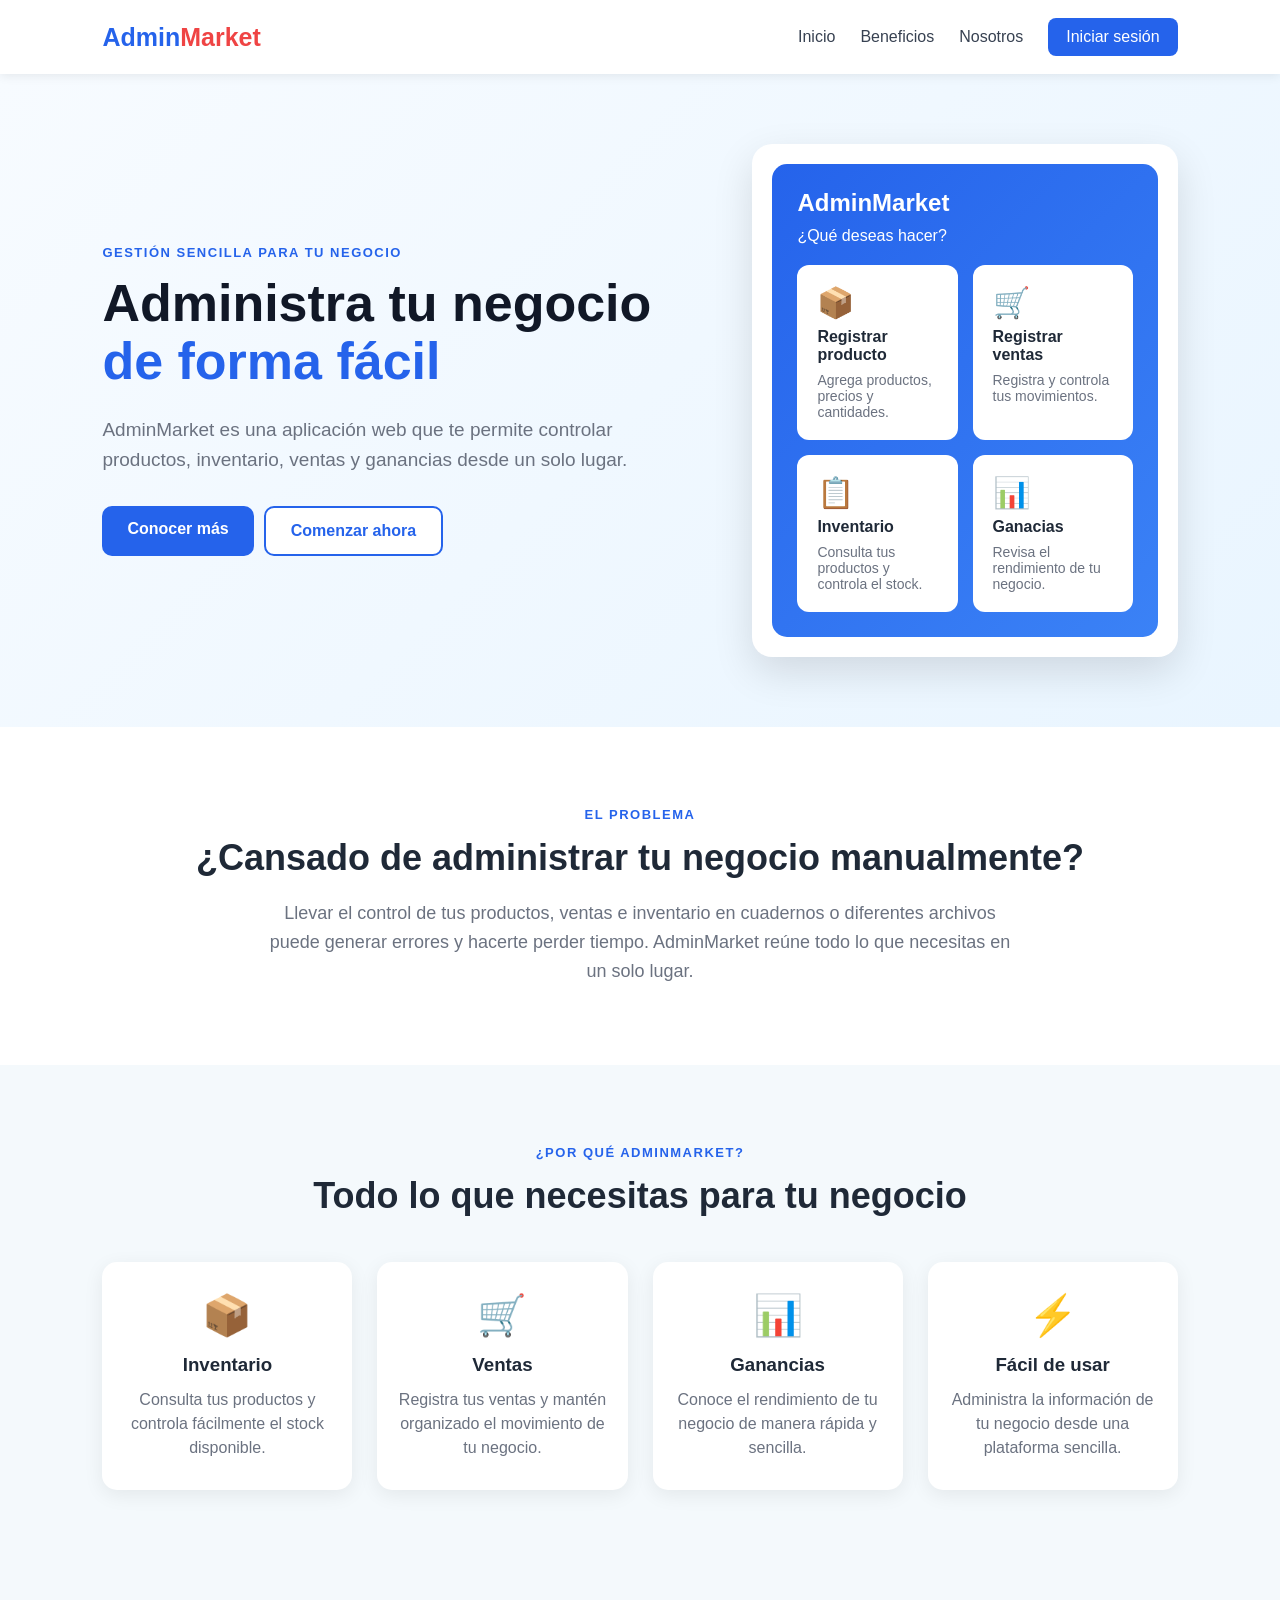
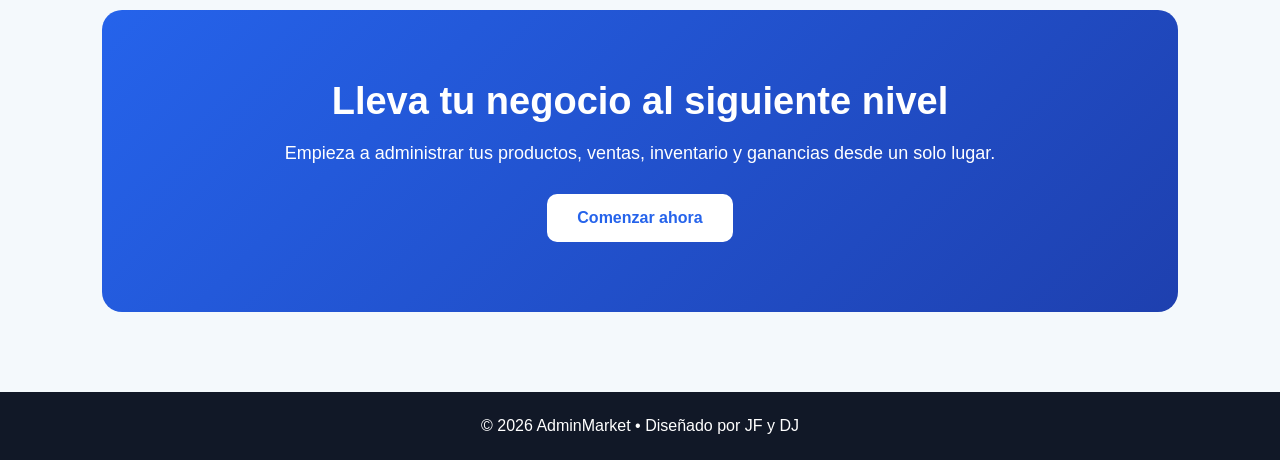
<file: index.html>
<!DOCTYPE html>
<html lang="es">
<head>
    <meta charset="UTF-8">
    <meta name="viewport" content="width=device-width, initial-scale=1.0">

    <title>AdminMarket | Administra tu negocio</title>

    <link rel="stylesheet" href="styles.css">
</head>

<body>

    <header>

        <div class="logo">
            Admin<span>Market</span>
        </div>

        <nav>
            <a href="#inicio">Inicio</a>
            <a href="#beneficios">Beneficios</a>
            <a href="#nosotros">Nosotros</a>
            <a href="./iniciodesesion/index.html" class="btn-login">
                Iniciar sesión
            </a>
        </nav>

        <button class="menu-btn" id="menuBtn">☰</button>

    </header>

    <section class="hero" id="inicio">

        <div class="hero-text">

            <p class="subtitle">
                GESTIÓN SENCILLA PARA TU NEGOCIO
            </p>

            <h1>
                Administra tu negocio
                <span>de forma fácil</span>
            </h1>

            <p>
                AdminMarket es una aplicación web que te permite
                controlar productos, inventario, ventas y ganancias
                desde un solo lugar.
            </p>

            <div class="buttons">

                <a href="#beneficios" class="btn-primary">
                    Conocer más
                </a>

                <a href="./registrar/index.html" class="btn-secondary">
                    Comenzar ahora
                </a>

            </div>

        </div>


        <div class="hero-card">

            <div class="dashboard">

                <h2>AdminMarket</h2>

                <p class="dashboard-title">
                    ¿Qué deseas hacer?
                </p>

                <div class="cards">

                    <div class="card">
                        <div class="icon">📦</div>
                        <h3>Registrar producto</h3>
                        <p>Agrega productos, precios y cantidades.</p>
                    </div>

                    <div class="card">
                        <div class="icon">🛒</div>
                        <h3>Registrar ventas</h3>
                        <p>Registra y controla tus movimientos.</p>
                    </div>

                    <div class="card">
                        <div class="icon">📋</div>
                        <h3>Inventario</h3>
                        <p>Consulta tus productos y controla el stock.</p>
                    </div>

                    <div class="card">
                        <div class="icon">📊</div>
                        <h3>Ganacias</h3>
                        <p>Revisa el rendimiento de tu negocio.</p>
                    </div>

                </div>

            </div>

        </div>

    </section>


    <section class="problem" id="nosotros">

        <p class="subtitle">EL PROBLEMA</p>

        <h2>
            ¿Cansado de administrar tu negocio manualmente?
        </h2>

        <p>
            Llevar el control de tus productos, ventas e inventario
            en cuadernos o diferentes archivos puede generar errores
            y hacerte perder tiempo. AdminMarket reúne todo lo que
            necesitas en un solo lugar.
        </p>

    </section>

    <section class="benefits" id="beneficios">

        <p class="subtitle">¿POR QUÉ ADMINMARKET?</p>

        <h2>
            Todo lo que necesitas para tu negocio
        </h2>

        <div class="benefit-container">

            <div class="benefit">

                <div class="big-icon">📦</div>

                <h3>Inventario</h3>

                <p>
                    Consulta tus productos y controla
                    fácilmente el stock disponible.
                </p>

            </div>


            <div class="benefit">

                <div class="big-icon">🛒</div>

                <h3>Ventas</h3>

                <p>
                    Registra tus ventas y mantén
                    organizado el movimiento de tu negocio.
                </p>

            </div>


            <div class="benefit">

                <div class="big-icon">📊</div>

                <h3>Ganancias</h3>

                <p>
                    Conoce el rendimiento de tu negocio
                    de manera rápida y sencilla.
                </p>

            </div>


            <div class="benefit">

                <div class="big-icon">⚡</div>

                <h3>Fácil de usar</h3>

                <p>
                    Administra la información de tu negocio
                    desde una plataforma sencilla.
                </p>

            </div>

        </div>

    </section>


    <section class="cta">

        <h2>
            Lleva tu negocio al siguiente nivel
        </h2>

        <p>
            Empieza a administrar tus productos, ventas,
            inventario y ganancias desde un solo lugar.
        </p>

        <a href="./registrar/index.html">
            Comenzar ahora
        </a>

    </section>
<footer class="footer-minimal">
    <p>&copy; 2026 AdminMarket &bull; Diseñado por JF y DJ</p>
</footer>


    <script src="index.js"></script>

</body>
</html>
</file>
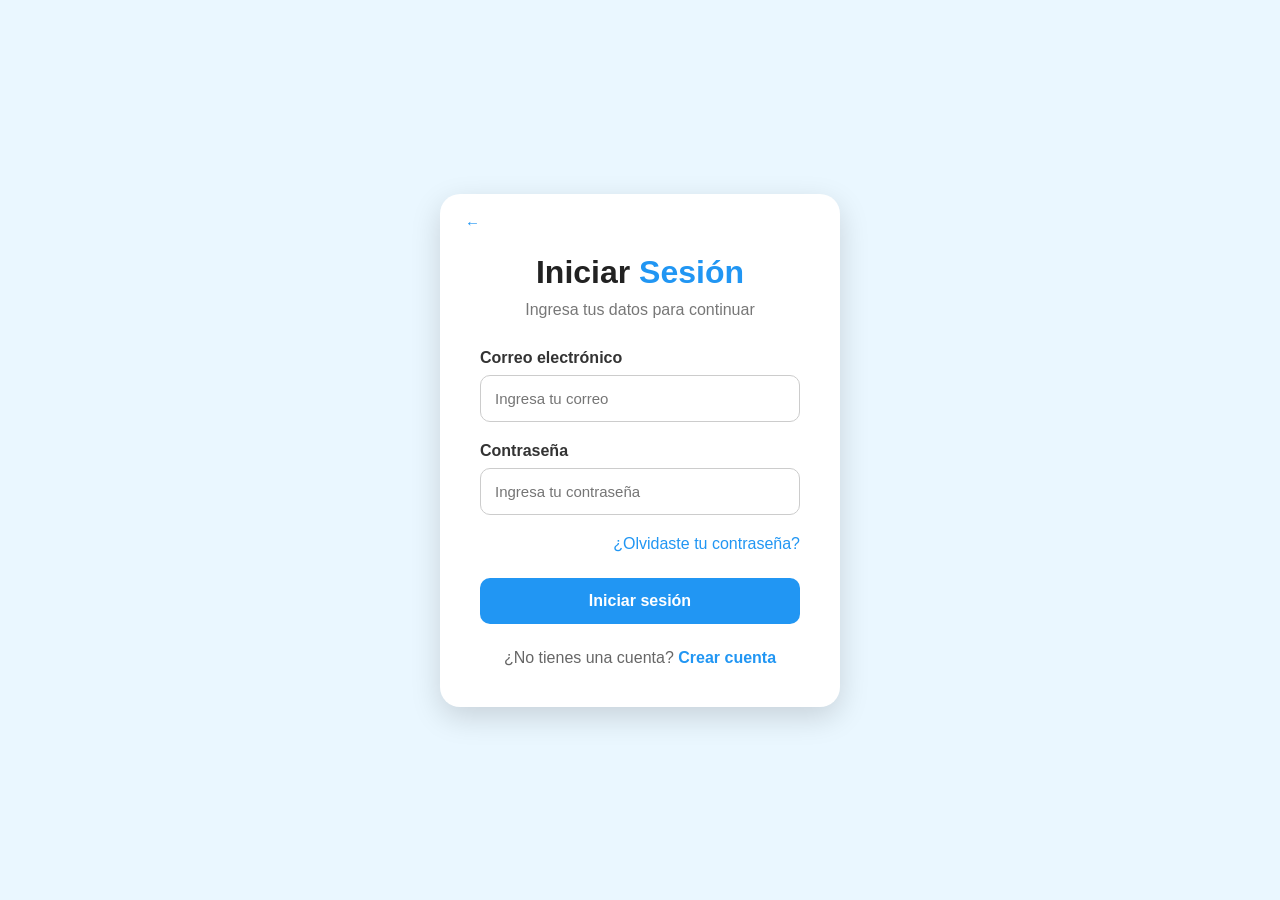
<file: inicio de sesion/index.html>
<!DOCTYPE html>
<html lang="es">

<head>
    <meta charset="UTF-8">
    <meta name="viewport" content="width=device-width, initial-scale=1.0">
    <title>Iniciar Sesión - AdminMarket</title>

    <link rel="stylesheet" href="inicio.css">
</head>

<body>

    <main class="contenedor">

        <div class="cuadro">

            <a href="../index.html" class="btn-back">←</a>

            <h1>Iniciar <span>Sesión</span></h1>
            <p class="descripcion">Ingresa tus datos para continuar</p>

            <form action="#" method="post">

                <label for="correo">Correo electrónico</label>
                <input
                    type="email"
                    id="correo"
                    name="correo"
                    placeholder="Ingresa tu correo"
                    required
                >

                <label for="password">Contraseña</label>
                <input
                    type="password"
                    id="password"
                    name="password"
                    placeholder="Ingresa tu contraseña"
                    required
                >

                <a href="#" class="olvidaste">¿Olvidaste tu contraseña?</a>

                <button type="submit" class="btn btn-iniciar">
                    Iniciar sesión
                </button>

            </form>

            <p class="texto-inferior">
                ¿No tienes una cuenta?
                <a href="../registrar/index.html">Crear cuenta</a>
            </p>

        </div>

    </main>
 <script src="index.js"></script>
</body>

</html>
</file>
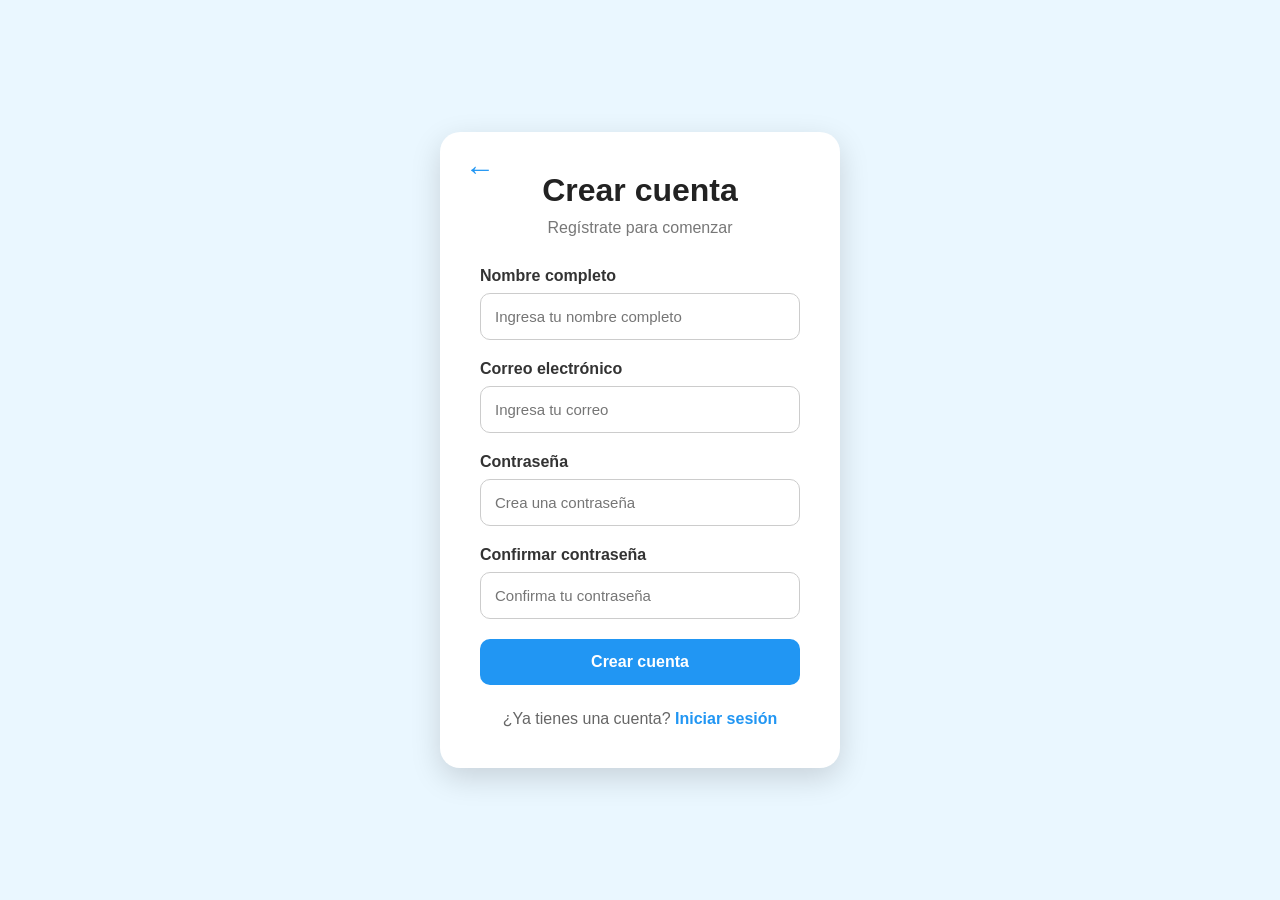
<file: registrar/index.html>
<!DOCTYPE html>
<html lang="es">
<head>
    <meta charset="UTF-8">
    <meta name="viewport" content="width=device-width, initial-scale=1.0">
    <title>Crear cuenta</title>
    <link rel="stylesheet" href="./styles.css">
</head>
<body>
    <div class="contenedor-registro">
        
        <a href="../index.html" class="volver">←</a>
        <h1>Crear cuenta</h1>
        <p class="subtitulo">Regístrate para comenzar</p>
        <form>
            <label for="nombre">Nombre completo</label>
            <input 
                type="text" 
                id="nombre" 
                placeholder="Ingresa tu nombre completo"
                required
            >
            <label for="correo">Correo electrónico</label>
            <input 
                type="email" 
                id="correo" 
                placeholder="Ingresa tu correo"
                required
            >
            <label for="password">Contraseña</label>
            <input 
                type="password" 
                id="password" 
                placeholder="Crea una contraseña"
                required
            >
            <label for="confirmar-password">Confirmar contraseña</label>
            <input 
                type="password" 
                id="confirmar-password" 
                placeholder="Confirma tu contraseña"
                required
            >
            <button type="submit">Crear cuenta</button>
        </form>
        <p class="iniciar-sesion">
            ¿Ya tienes una cuenta?
            <a href="../iniciodesesion/index.html">Iniciar sesión</a>
        </p>
    </div>
</body>
</html>
</file>
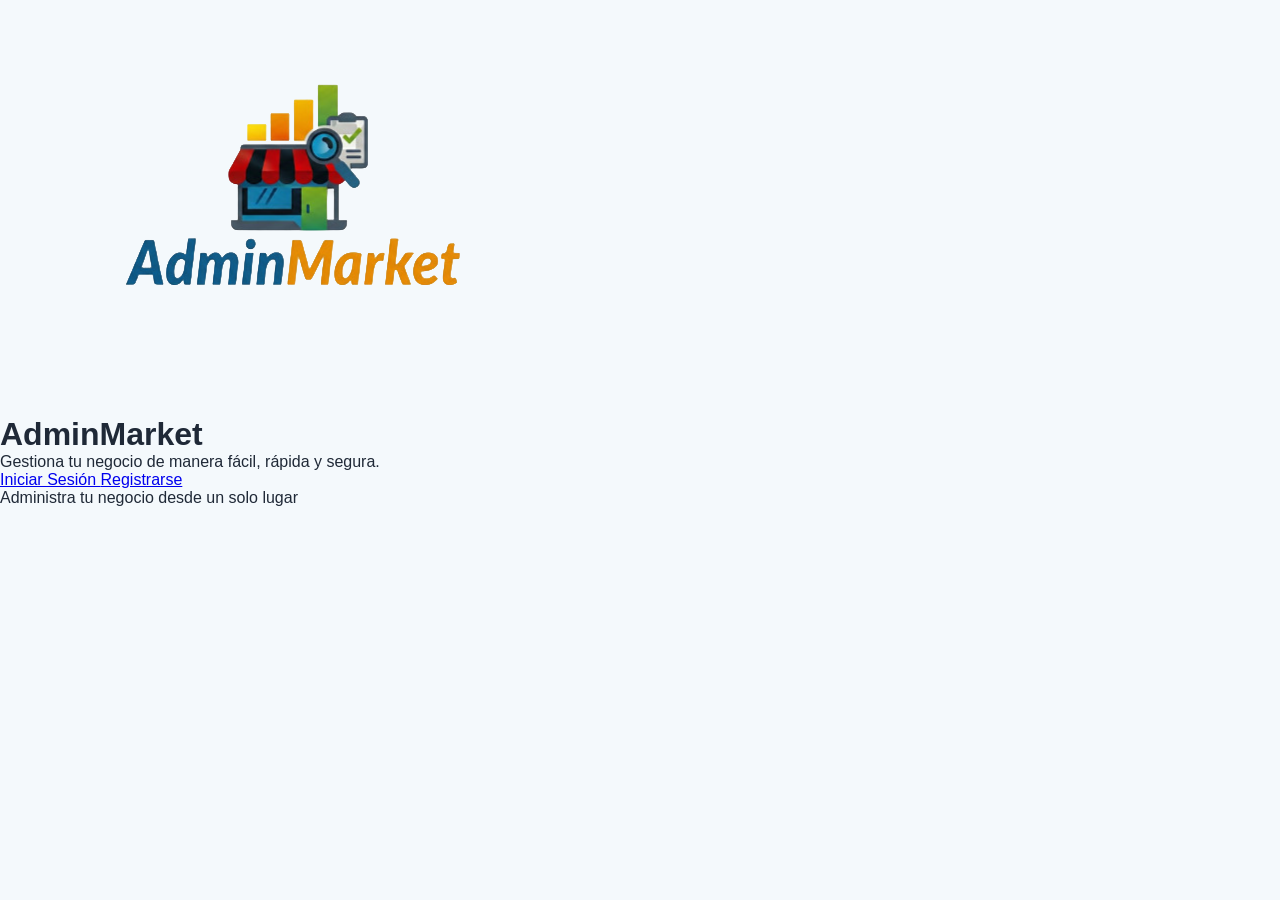
<file: menu.html>
<!DOCTYPE html>
<html lang="es">

<head>
    <meta charset="UTF-8">
    <meta name="viewport" content="width=device-width, initial-scale=1.0">

    <link rel="stylesheet" href="styles.css">

    <title>AdminMarket</title>
</head>

<body>

    <main class="contenedor">

        <div class="cuadro">

            <img 
                src="./img/Logo de AdminMarket (1).png" 
                alt="Logo de AdminMarket" 
                class="logo"
            >

            <h1>Admin<span>Market</span></h1>

            <p class="descripcion">
                Gestiona tu negocio de manera fácil,
                rápida y segura.
            </p>

            <div class="botones">

                <a 
                    href="./inicio de sesion/inicio.html" 
                    class="btn btn-iniciar"
                >
                    Iniciar Sesión
                </a>

                <a 
                    href="./registrar/registro.html" 
                    class="btn btn-registrar"
                >
                    Registrarse
                </a>

            </div>

            <p class="texto-inferior">
                Administra tu negocio desde un solo lugar
            </p>
        </div>
    </main>

    <script src="./index.js"></script>
</body>
</html>
</file>
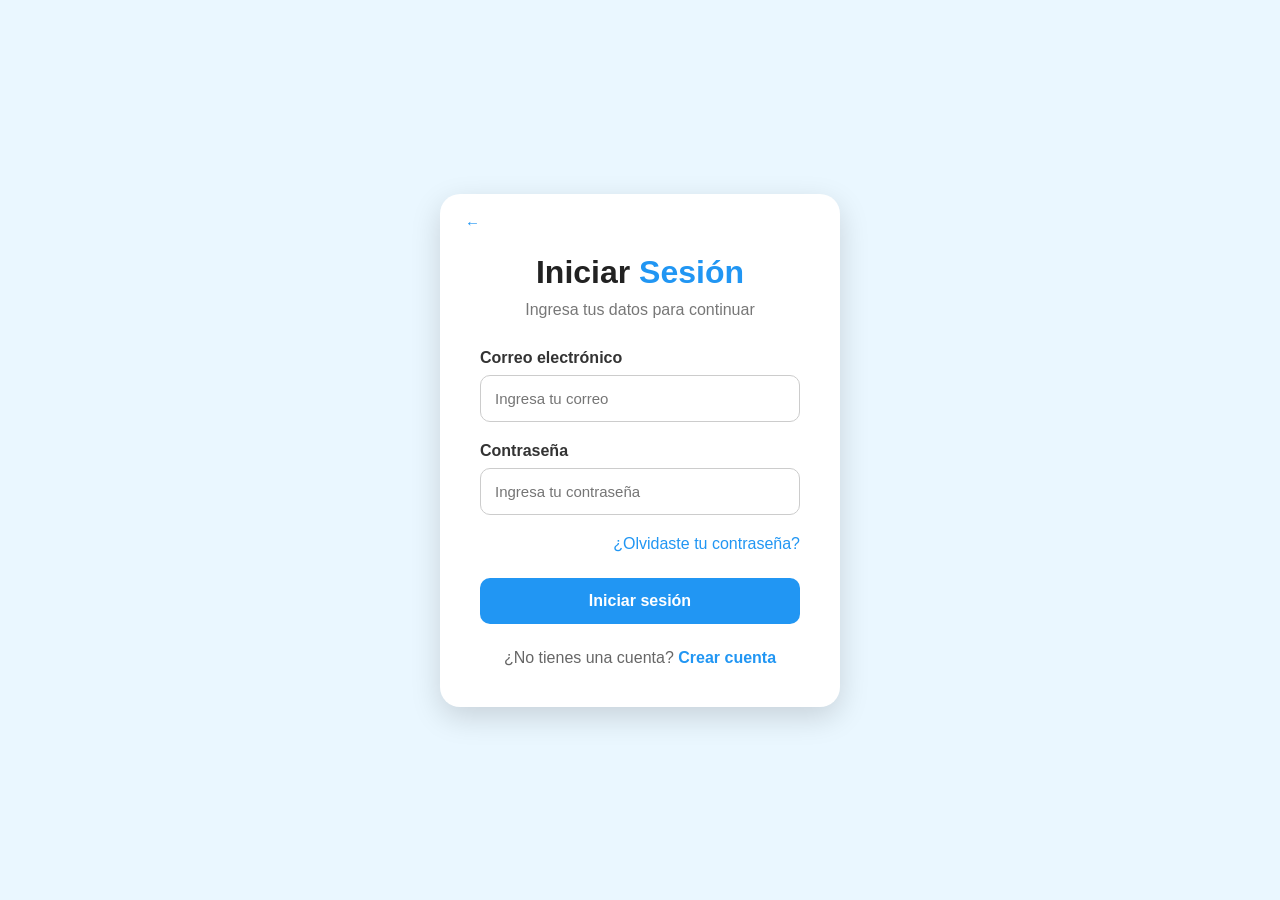
<file: inicio de sesion/inicio.html>
<!DOCTYPE html>
<html lang="es">

<head>
    <meta charset="UTF-8">
    <meta name="viewport" content="width=device-width, initial-scale=1.0">
    <title>Iniciar Sesión - AdminMarket</title>

    <!-- Archivo CSS -->
    <link rel="stylesheet" href="inicio.css">
</head>

<body>

    <main class="contenedor">

        <div class="cuadro">

            <a href="../menu.html" class="btn-back">←</a>

            <h1>Iniciar <span>Sesión</span></h1>
            <p class="descripcion">Ingresa tus datos para continuar</p>

            <form action="#" method="post">

                <label for="correo">Correo electrónico</label>
                <input
                    type="email"
                    id="correo"
                    name="correo"
                    placeholder="Ingresa tu correo"
                    required
                >

                <label for="password">Contraseña</label>
                <input
                    type="password"
                    id="password"
                    name="password"
                    placeholder="Ingresa tu contraseña"
                    required
                >

                <a href="#" class="olvidaste">¿Olvidaste tu contraseña?</a>

                <button type="submit" class="btn btn-iniciar">
                    Iniciar sesión
                </button>

            </form>

            <p class="texto-inferior">
                ¿No tienes una cuenta?
                <a href="../registrar/registro.html">Crear cuenta</a>
            </p>

        </div>

    </main>
 <script src="index.js"></script>
</body>

</html>
</file>
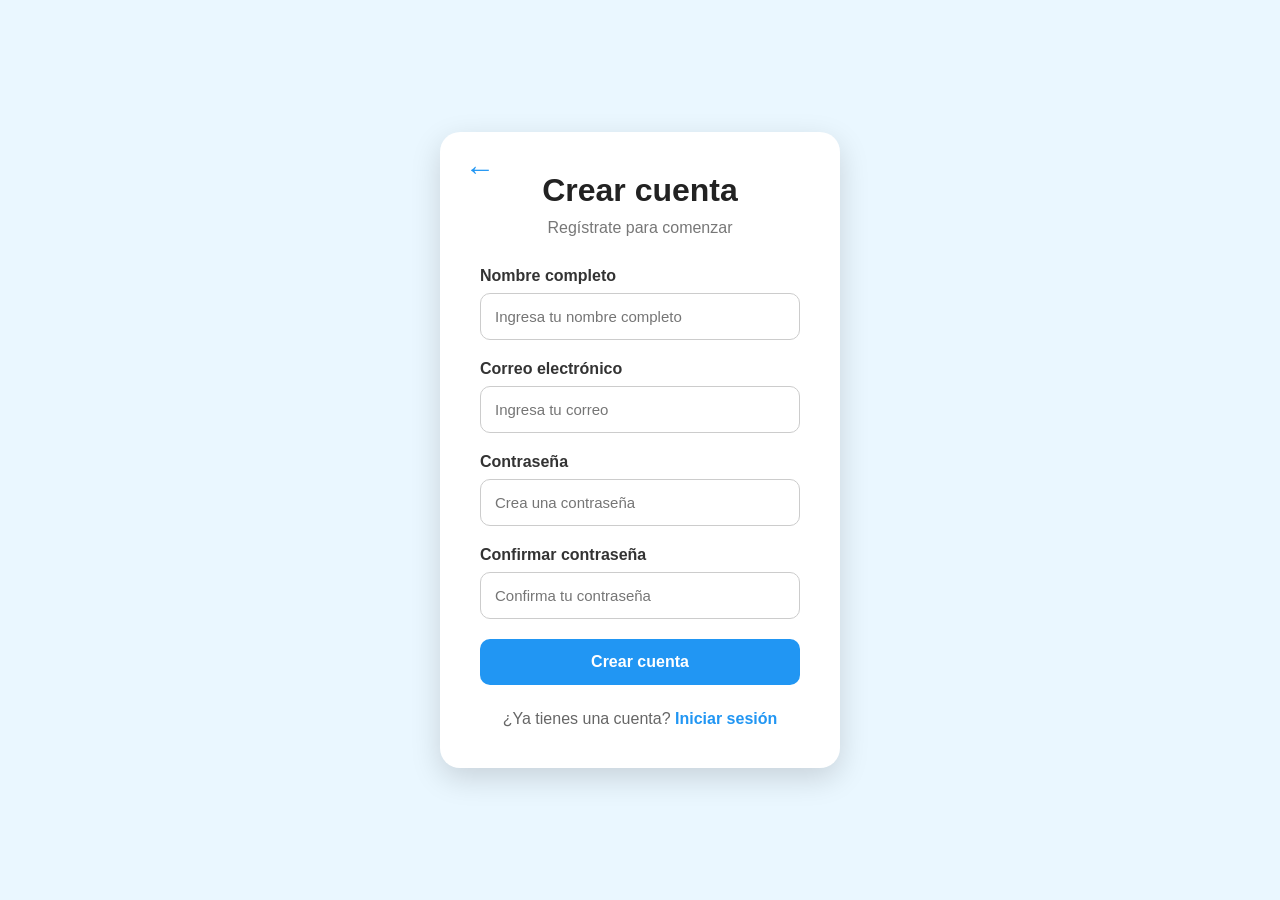
<file: registrar/registro.html>
<!DOCTYPE html>
<html lang="es">
<head>
    <meta charset="UTF-8">
    <meta name="viewport" content="width=device-width, initial-scale=1.0">
    <title>Crear cuenta</title>
    <link rel="stylesheet" href="./styles.css">
</head>
<body>
    <div class="contenedor-registro">
        
        <a href="../menu.html" class="volver">←</a>
        <h1>Crear cuenta</h1>
        <p class="subtitulo">Regístrate para comenzar</p>
        <form>
            <label for="nombre">Nombre completo</label>
            <input 
                type="text" 
                id="nombre" 
                placeholder="Ingresa tu nombre completo"
                required
            >
            <label for="correo">Correo electrónico</label>
            <input 
                type="email" 
                id="correo" 
                placeholder="Ingresa tu correo"
                required
            >
            <label for="password">Contraseña</label>
            <input 
                type="password" 
                id="password" 
                placeholder="Crea una contraseña"
                required
            >
            <label for="confirmar-password">Confirmar contraseña</label>
            <input 
                type="password" 
                id="confirmar-password" 
                placeholder="Confirma tu contraseña"
                required
            >
            <button type="submit">Crear cuenta</button>
        </form>
        <p class="iniciar-sesion">
            ¿Ya tienes una cuenta?
            <a href="../inicio de sesion/inicio.html">Iniciar sesión</a>
        </p>
    </div>
</body>
</html>
</file>
<file: styles.css>
* {
    margin: 0;
    padding: 0;
    box-sizing: border-box;
}

html {
    scroll-behavior: smooth;
}

body {
    background: #f4f9fc;
    color: #1f2937;
    font-family: Arial, sans-serif;
}


header {
    background: white;
    padding: 18px 8%;
    display: flex;
    justify-content: space-between;
    align-items: center;
    box-shadow: 0 2px 10px rgba(0, 0, 0, 0.08);
    position: sticky;
    top: 0;
    z-index: 1000;
}

.logo {
    font-size: 25px;
    font-weight: bold;
    color: #2563eb;
}

.logo span {
    color: #ef4444;
}

nav {
    display: flex;
    align-items: center;
    gap: 25px;
}

nav a {
    text-decoration: none;
    color: #374151;
    font-weight: 500;
}

nav a:hover {
    color: #2563eb;
}

.btn-login {
    background: #2563eb;
    color: white !important;
    padding: 10px 18px;
    border-radius: 8px;
}

.menu-btn {
    display: none;
    border: none;
    background: none;
    font-size: 28px;
    cursor: pointer;
}


.hero {
    min-height: 600px;
    padding: 70px 8%;
    display: flex;
    align-items: center;
    justify-content: space-between;
    gap: 50px;
    background: linear-gradient(135deg, #f7fbff, #e9f5ff);
}

.hero-text {
    max-width: 600px;
}

.subtitle {
    color: #2563eb;
    font-size: 13px;
    font-weight: bold;
    letter-spacing: 1.5px;
    margin-bottom: 15px;
}

.hero-text h1 {
    font-size: 52px;
    line-height: 1.1;
    margin-bottom: 25px;
    color: #111827;
}

.hero-text h1 span {
    color: #2563eb;
}

.hero-text > p:not(.subtitle) {
    font-size: 19px;
    line-height: 1.6;
    color: #6b7280;
    margin-bottom: 30px;
}


.buttons {
    display: flex;
    gap: 10px;
    flex-wrap: wrap;
}

.btn-primary,
.btn-secondary {
    display: inline-block;
    text-decoration: none;
    padding: 14px 25px;
    border-radius: 10px;
    font-weight: bold;
}

.btn-primary {
    background: #2563eb;
    color: white;
}

.btn-primary:hover {
    background: #1d4ed8;
}

.btn-secondary {
    color: #2563eb;
    border: 2px solid #2563eb;
    background: white;
}


.hero-card {
    background: white;
    width: 480px;
    padding: 20px;
    border-radius: 20px;
    box-shadow: 0 15px 40px rgba(0, 0, 0, 0.12);
}

.dashboard {
    background: linear-gradient(135deg, #2563eb, #3b82f6);
    padding: 25px;
    border-radius: 15px;
    color: white;
}

.dashboard h2 {
    margin-bottom: 10px;
}

.dashboard-title {
    margin-bottom: 20px;
}

.cards {
    display: grid;
    grid-template-columns: 1fr 1fr;
    gap: 15px;
}

.card {
    background: white;
    color: #1f2937;
    padding: 20px;
    border-radius: 12px;
}

.card .icon {
    font-size: 30px;
    margin-bottom: 8px;
}

.card h3 {
    font-size: 16px;
    margin-bottom: 8px;
}

.card p {
    color: #6b7280;
    font-size: 14px;
}


.problem {
    background: white;
    text-align: center;
    padding: 80px 8%;
}

.problem h2 {
    font-size: 36px;
    margin-bottom: 20px;
}

.problem > p:last-child {
    max-width: 750px;
    margin: auto;
    font-size: 18px;
    color: #6b7280;
    line-height: 1.6;
}


.benefits {
    padding: 80px 8%;
    text-align: center;
}

.benefits h2 {
    font-size: 36px;
    margin-bottom: 45px;
}

.benefit-container {
    display: grid;
    grid-template-columns: repeat(4, 1fr);
    gap: 25px;
}

.benefit {
    background: white;
    padding: 30px 20px;
    border-radius: 15px;
    box-shadow: 0 5px 20px rgba(0, 0, 0, 0.07);
}

.big-icon {
    font-size: 40px;
    margin-bottom: 15px;
}

.benefit h3 {
    margin-bottom: 12px;
}

.benefit p {
    color: #6b7280;
    line-height: 1.5;
}


.cta {
    margin: 40px 8% 80px;
    padding: 70px 30px;
    text-align: center;
    border-radius: 20px;
    background: linear-gradient(135deg, #2563eb, #1e40af);
    color: white;
}

.cta h2 {
    font-size: 38px;
    margin-bottom: 20px;
}

.cta p {
    font-size: 18px;
    margin-bottom: 30px;
}

.cta a {
    display: inline-block;
    background: white;
    color: #2563eb;
    padding: 15px 30px;
    border-radius: 10px;
    text-decoration: none;
    font-weight: bold;
}


footer {
    background: #111827;
    color: white;
    text-align: center;
    padding: 25px;
}


@media (max-width: 900px) {

    .hero {
        flex-direction: column;
        text-align: center;
    }

    .hero-card {
        width: 100%;
        max-width: 500px;
    }

    .benefit-container {
        grid-template-columns: 1fr 1fr;
    }

    nav {
        display: none;
    }

    .menu-btn {
        display: block;
    }

    .buttons {
        justify-content: center;
    }
}


@media (max-width: 600px) {

    .hero-text h1 {
        font-size: 38px;
    }

    .benefit-container {
        grid-template-columns: 1fr;
    }

    .cards {
        grid-template-columns: 1fr;
    }

    .btn-primary,
    .btn-secondary {
        display: block;
        width: 100%;
    }
}
</file>
<file: inicio de sesion/inicio.css>
* {
    margin: 0;
    padding: 0;
    box-sizing: border-box;
    font-family: Arial, sans-serif;
}

body {
    min-height: 100vh;
    display: flex;
    justify-content: center;
    align-items: center;
    background: #eaf7ff;
}

/* Contenedor principal */
.contenedor {
    display: flex;
    justify-content: center;
    align-items: center;
    width: 100%;
}

/* Cuadro del formulario */
.cuadro {
    width: 400px;
    background: #fff;
    padding: 40px;
    border-radius: 20px;
    box-shadow: 0 10px 30px rgba(0, 0, 0, 0.15);
    position: relative;
}

/* Botón volver */
.btn-back {
    position: absolute;
    top: 20px;
    left: 25px;
    text-decoration: none;
    font-size: 15px;
    color: #2196f3;
    font-weight: bold;
    transition: .3s;
}

.btn-back:hover {
    color: #1976d2;
    transform: translateX(-5px);
}

/* Título */
h1 {
    text-align: center;
    color: #222;
    margin-top: 20px;
    margin-bottom: 10px;
}

h1 span {
    color: #2196f3;
}

/* Descripción */
.descripcion {
    text-align: center;
    color: #777;
    margin-bottom: 30px;
}

/* Formulario */
form {
    display: flex;
    flex-direction: column;
}

label {
    margin-bottom: 8px;
    color: #333;
    font-weight: bold;
}

input {
    padding: 14px;
    margin-bottom: 20px;
    border: 1px solid #ccc;
    border-radius: 10px;
    outline: none;
    font-size: 15px;
    transition: .3s;
}

input:focus {
    border-color: #2196f3;
    box-shadow: 0 0 8px rgba(33, 150, 243, .3);
}

/* Olvidaste contraseña */
.olvidaste {
    text-align: right;
    color: #2196f3;
    text-decoration: none;
    margin-bottom: 25px;
}

.olvidaste:hover {
    text-decoration: underline;
}

/* Botón */
.btn {
    width: 100%;
    padding: 14px;
    border: none;
    border-radius: 10px;
    background: #2196f3;
    color: #fff;
    font-size: 16px;
    font-weight: bold;
    cursor: pointer;
    transition: .3s;
}

.btn:hover {
    background: #1976d2;
    transform: translateY(-2px);
}

/* Texto inferior */
.texto-inferior {
    text-align: center;
    margin-top: 25px;
    color: #666;
}

.texto-inferior a {
    color: #2196f3;
    text-decoration: none;
    font-weight: bold;
}

.texto-inferior a:hover {
    text-decoration: underline;
}

/* Responsive */
@media (max-width: 480px) {
    .cuadro {
        width: 90%;
        padding: 30px 20px;
    }

    .btn-back {
        left: 20px;
        font-size: 14px;
    }

    h1 {
        font-size: 28px;
    }
}
</file>
<file: registrar/styles.css>
* {
    margin: 0;
    padding: 0;
    box-sizing: border-box;
    font-family: Arial, sans-serif;
}
body {
    min-height: 100vh;
    display: flex;
    justify-content: center;
    align-items: center;
    background: #eaf7ff;
}
.contenedor-registro {
    width: 400px;
    background: white;
    padding: 40px;
    border-radius: 20px;
    box-shadow: 0 10px 30px rgba(0, 0, 0, 0.15);
    position: relative;
}
.volver {
    position: absolute;
    top: 20px;
    left: 25px;
    text-decoration: none;
    font-size: 30px;
    color: #2196f3;
    transition: 0.3s;
}
.volver:hover {
    transform: translateX(-5px);
}
h1 {
    text-align: center;
    color: #222;
    margin-bottom: 10px;
}
.subtitulo {
    text-align: center;
    color: #777;
    margin-bottom: 30px;
}
form {
    display: flex;
    flex-direction: column;
}
label {
    margin-bottom: 8px;
    color: #333;
    font-weight: bold;
}
input {
    padding: 14px;
    margin-bottom: 20px;
    border: 1px solid #ccc;
    border-radius: 10px;
    outline: none;
    font-size: 15px;
    transition: 0.3s;
}
input:focus {
    border-color: #2196f3;
    box-shadow: 0 0 5px rgba(33, 150, 243, 0.3);
}
button {
    padding: 14px;
    border: none;
    border-radius: 10px;
    background: #2196f3;
    color: white;
    font-size: 16px;
    font-weight: bold;
    cursor: pointer;
    transition: 0.3s;
}
button:hover {
    background: #1976d2;
    transform: translateY(-2px);
}
.iniciar-sesion {
    text-align: center;
    margin-top: 25px;
    color: #666;
}
.iniciar-sesion a {
    color: #2196f3;
    text-decoration: none;
    font-weight: bold;
}
.iniciar-sesion a:hover {
    text-decoration: underline;
}

@media (max-height: 550px) and (orientation: landscape) {
    body {
        align-items: flex-start;
        padding: 15px 10px;
    }

    .cuadro {
        padding: 20px;
    }

    .logo {
        width: 80px;
        margin-bottom: 5px;
    }

    .descripcion {
        margin-bottom: 15px;
    }

    .texto-inferior {
        margin-top: 15px;
    }
}
</file>
